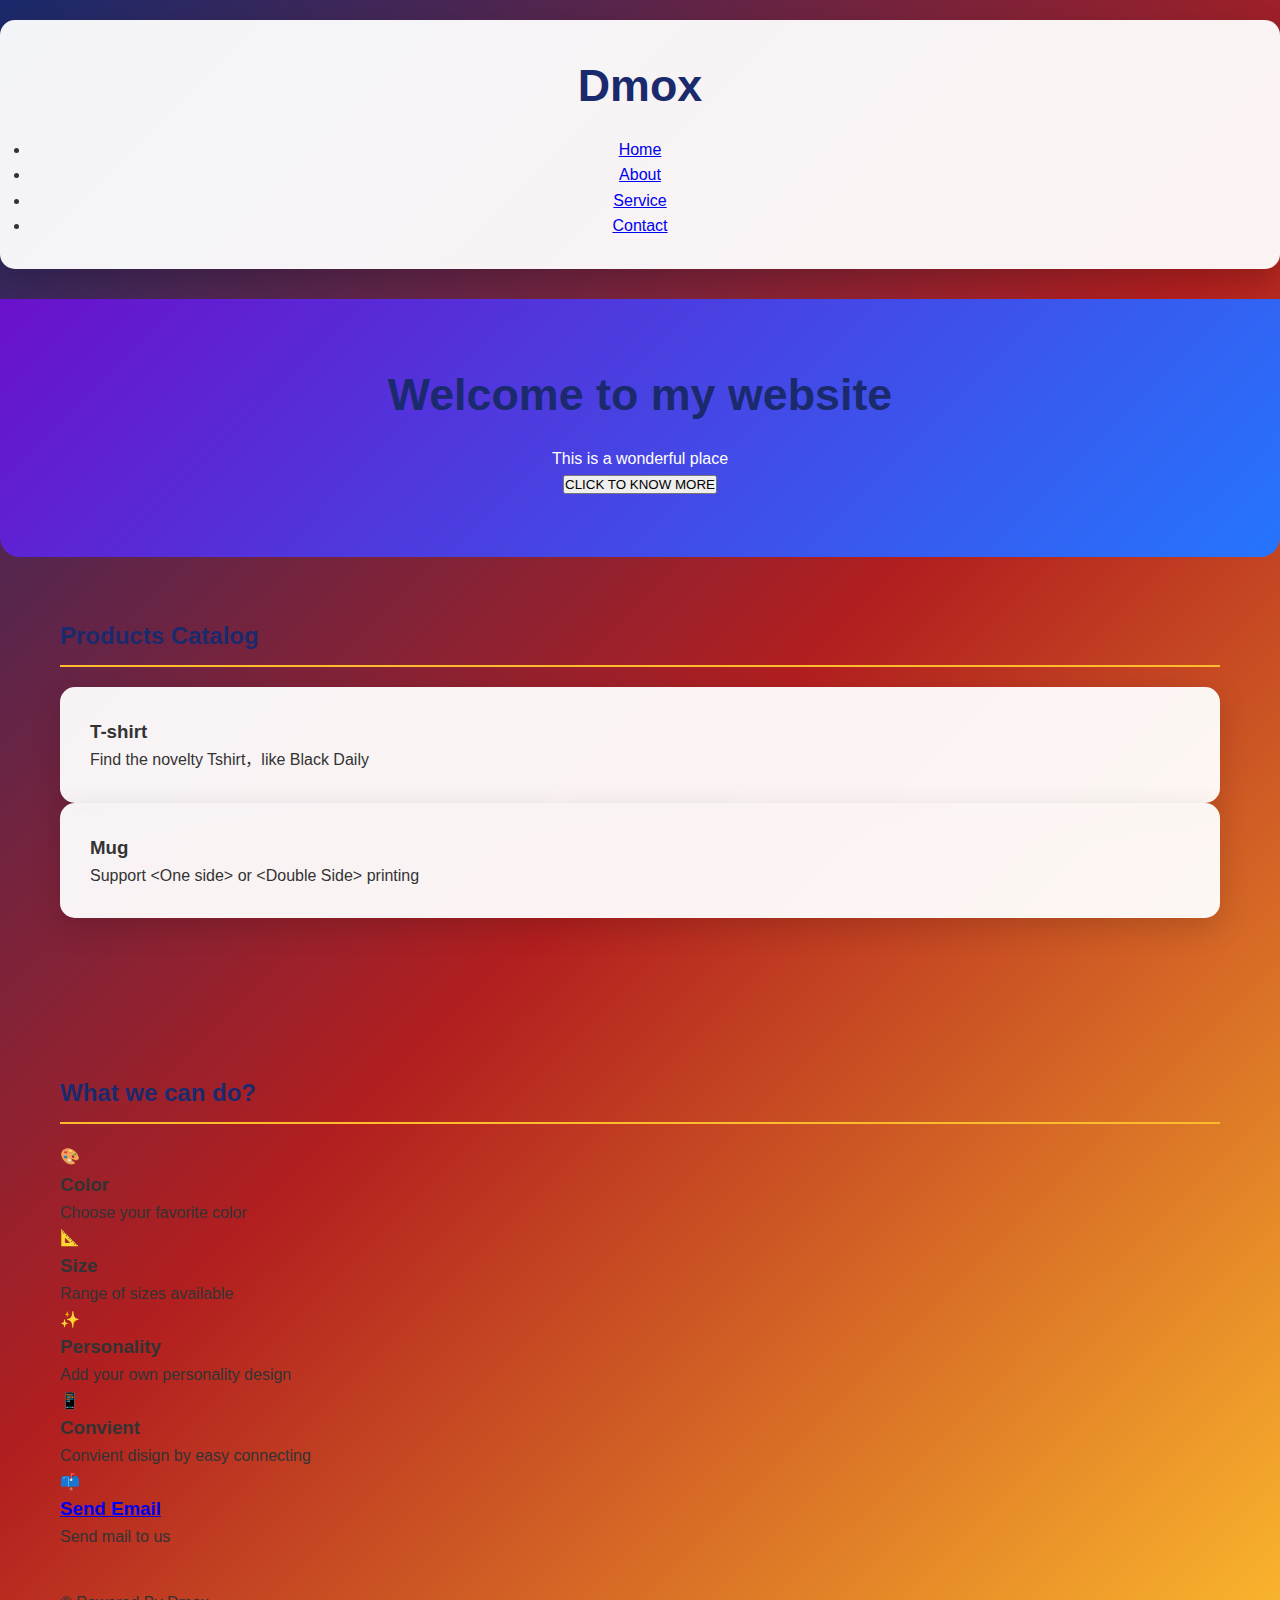
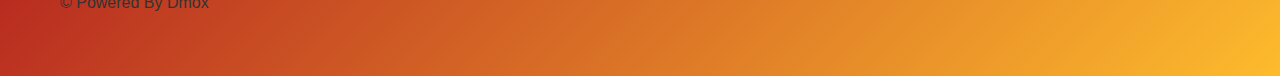
<file: index.html>
<!DOCTYPE html>
<html lang="zh-CN">
<head>
    <meta charset="UTF-8">
    <meta name="viewport" content="width=device-width, initial-scale=1.0">
    <title>Dmox</title>
    <link rel="stylesheet" href="css/渐变紫到黄.css">
    <link rel="stylesheet" href="https://cdnjs.cloudflare.com/ajax/libs/font-awesome/6.4.0/css/all.min.css">
    <style>
        /* 内联样式示例 */
        .welcome-section {
            background: linear-gradient(135deg, #6a11cb 0%, #2575fc 100%);
            color: white;
            padding: 60px 20px;
            text-align: center;
            margin-bottom: 40px;
            border-radius: 0 0 20px 20px;
        }
    </style>
</head>
<body>
    <header>
        <nav class="navbar">
            <div class="nav-container">
                <h1 class="nav-logo">Dmox</h1>
                <ul class="nav-menu">
                    <li><a href="https://dmoxcoolproducts.wordpress.com/">Home</a></li>
                    <li><a href="#about">About</a></li>
                    <li><a href="#services">Service</a></li>
                    <li><a href="#contact">Contact</a></li>
                </ul>
            </div>
        </nav>
    </header>

    <main>
        <section class="welcome-section">
            <h1>Welcome to my website</h1>
            <p>This is a wonderful place</p>
            <button class="cta-button">CLICK TO KNOW MORE</button>
        </section>

        <section class="content-section">
            <div class="container">
                <h2>Products Catalog</h2>
                <div class="cards-container">
                    <div class="card">
                        <h3>T-shirt</h3>
                        <p>Find the novelty Tshirt，like <code>Black Daily</code></p>
                    </div>
                    <div class="card">
                        <h3>Mug</h3>
                        <p>Support <code>&lt;One side&gt;</code> or <code>&lt;Double Side&gt;</code> printing</p>
                    </div>
                    <div class="card">
                        <h3>Cap</h3>
                        <p>Get one new cap for your own design! You are the most shining one!</p>
                    </div>
                </div>
            </div>
        </section>

        <section class="features-section">
            <div class="container">
                <h2>What we can do?</h2>
                <div class="feature-grid">
                    <div class="feature">
                        <div class="feature-icon">🎨</div>
                        <h3>Color</h3>
                        <p>Choose your favorite color</p>
                    </div>
                    <div class="feature">
                        <div class="feature-icon">📐</div>
                        <h3>Size</h3>
                        <p>Range of sizes available</p>
                    </div>
                    <div class="feature">
                        <div class="feature-icon">✨</div>
                        <h3>Personality</h3>
                        <p>Add your own personality design</p>
                    </div>
                    <div class="feature">
                        <div class="feature-icon">📱</div>
                        <h3>Convient</h3>
                        <p>Convient disign by easy connecting</p>
                    </div>
                    <div class="feature">
                        <div class="feature-icon">📫</div>
                        <h3><a href="mailto:example@example.com">Send Email</a></h3>
                        <p>Send mail to us</p>
                    </div>
                </div>
            </div>
        </section>
    </main>

    <footer>
        <div class="container">
            <p>&copy; Powered By Dmox</p>
        </div>
    </footer>

    <script>
        // 简单的交互效果
        document.querySelector('.cta-button').addEventListener('click', function() {
            alert('Thank you！The website is on building, will comming soon!');
        });
        
        // 为卡片添加悬停效果
        document.querySelectorAll('.card').forEach(card => {
            card.addEventListener('mouseenter', function() {
                this.style.transform = 'translateY(-5px)';
            });
            
            card.addEventListener('mouseleave', function() {
                this.style.transform = 'translateY(0)';
            });
        });

        // 添加一些交互效果
        document.addEventListener('DOMContentLoaded', function() {
            const links = document.querySelectorAll('.link-list a');
            
            links.forEach(link => {
                link.addEventListener('click', function(e) {
                    if (this.getAttribute('href') === '#') {
                        e.preventDefault();
                        alert('这是一个示例链接！在实际网站中，这里会跳转到目标页面。');
                    }
                });
            });
            
            // 添加滚动动画
            const cards = document.querySelectorAll('.card');
            const observer = new IntersectionObserver((entries) => {
                entries.forEach(entry => {
                    if (entry.isIntersecting) {
                        entry.target.style.opacity = 1;
                        entry.target.style.transform = 'translateY(0)';
                    }
                });
            }, { threshold: 0.1 });
            
            cards.forEach(card => {
                card.style.opacity = 0;
                card.style.transform = 'translateY(20px)';
                card.style.transition = 'opacity 0.5s ease, transform 0.5s ease';
                observer.observe(card);
            });
        });
    </script>
</body>
</html>
</file>
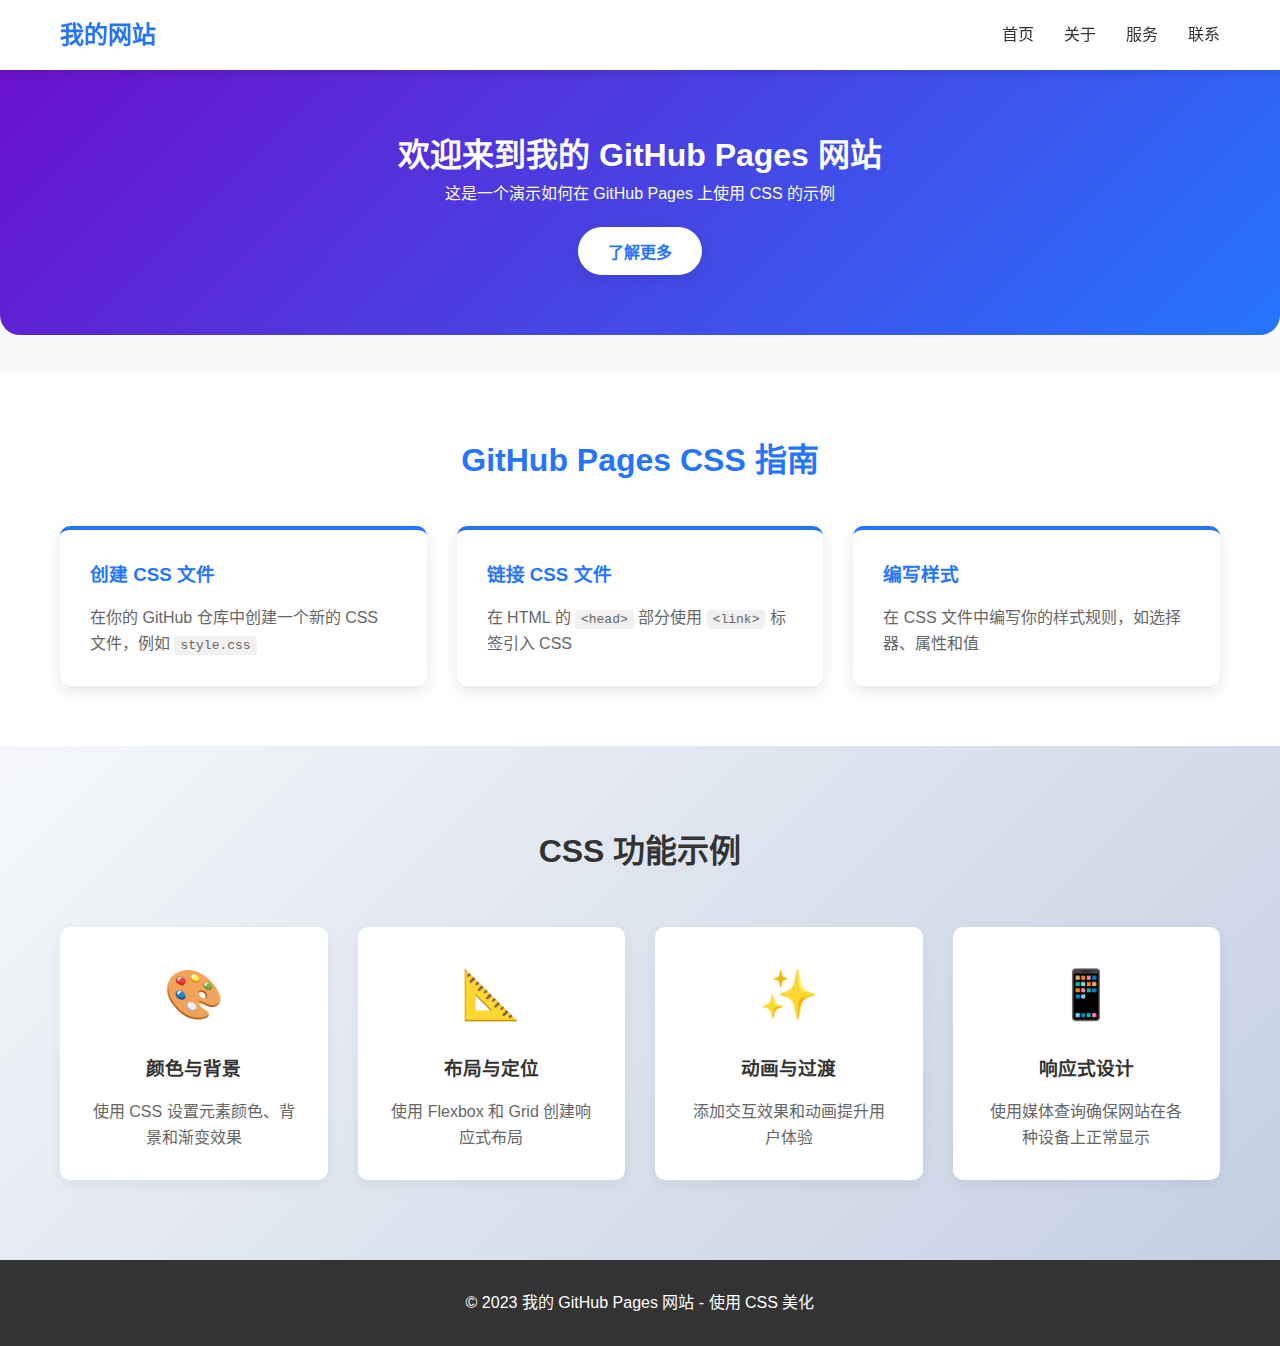
<file: index sample.html>
<!DOCTYPE html>
<html lang="zh-CN">
<head>
    <meta charset="UTF-8">
    <meta name="viewport" content="width=device-width, initial-scale=1.0">
    <title>我的 GitHub Pages 网站</title>
    <link rel="stylesheet" href="css/style.css">
    <style>
        /* 内联样式示例 */
        .welcome-section {
            background: linear-gradient(135deg, #6a11cb 0%, #2575fc 100%);
            color: white;
            padding: 60px 20px;
            text-align: center;
            margin-bottom: 40px;
            border-radius: 0 0 20px 20px;
        }
    </style>
</head>
<body>
    <header>
        <nav class="navbar">
            <div class="nav-container">
                <h1 class="nav-logo">我的网站</h1>
                <ul class="nav-menu">
                    <li><a href="#home">首页</a></li>
                    <li><a href="#about">关于</a></li>
                    <li><a href="#services">服务</a></li>
                    <li><a href="#contact">联系</a></li>
                </ul>
            </div>
        </nav>
    </header>

    <main>
        <section class="welcome-section">
            <h1>欢迎来到我的 GitHub Pages 网站</h1>
            <p>这是一个演示如何在 GitHub Pages 上使用 CSS 的示例</p>
            <button class="cta-button">了解更多</button>
        </section>

        <section class="content-section">
            <div class="container">
                <h2>GitHub Pages CSS 指南</h2>
                <div class="cards-container">
                    <div class="card">
                        <h3>创建 CSS 文件</h3>
                        <p>在你的 GitHub 仓库中创建一个新的 CSS 文件，例如 <code>style.css</code></p>
                    </div>
                    <div class="card">
                        <h3>链接 CSS 文件</h3>
                        <p>在 HTML 的 <code>&lt;head&gt;</code> 部分使用 <code>&lt;link&gt;</code> 标签引入 CSS</p>
                    </div>
                    <div class="card">
                        <h3>编写样式</h3>
                        <p>在 CSS 文件中编写你的样式规则，如选择器、属性和值</p>
                    </div>
                </div>
            </div>
        </section>

        <section class="features-section">
            <div class="container">
                <h2>CSS 功能示例</h2>
                <div class="feature-grid">
                    <div class="feature">
                        <div class="feature-icon">🎨</div>
                        <h3>颜色与背景</h3>
                        <p>使用 CSS 设置元素颜色、背景和渐变效果</p>
                    </div>
                    <div class="feature">
                        <div class="feature-icon">📐</div>
                        <h3>布局与定位</h3>
                        <p>使用 Flexbox 和 Grid 创建响应式布局</p>
                    </div>
                    <div class="feature">
                        <div class="feature-icon">✨</div>
                        <h3>动画与过渡</h3>
                        <p>添加交互效果和动画提升用户体验</p>
                    </div>
                    <div class="feature">
                        <div class="feature-icon">📱</div>
                        <h3>响应式设计</h3>
                        <p>使用媒体查询确保网站在各种设备上正常显示</p>
                    </div>
                </div>
            </div>
        </section>
    </main>

    <footer>
        <div class="container">
            <p>&copy; 2023 我的 GitHub Pages 网站 - 使用 CSS 美化</p>
        </div>
    </footer>

    <script>
        // 简单的交互效果
        document.querySelector('.cta-button').addEventListener('click', function() {
            alert('感谢您的关注！这是一个在 GitHub Pages 上使用 CSS 的示例。');
        });
        
        // 为卡片添加悬停效果
        document.querySelectorAll('.card').forEach(card => {
            card.addEventListener('mouseenter', function() {
                this.style.transform = 'translateY(-5px)';
            });
            
            card.addEventListener('mouseleave', function() {
                this.style.transform = 'translateY(0)';
            });
        });
    </script>
</body>
</html>
</file>
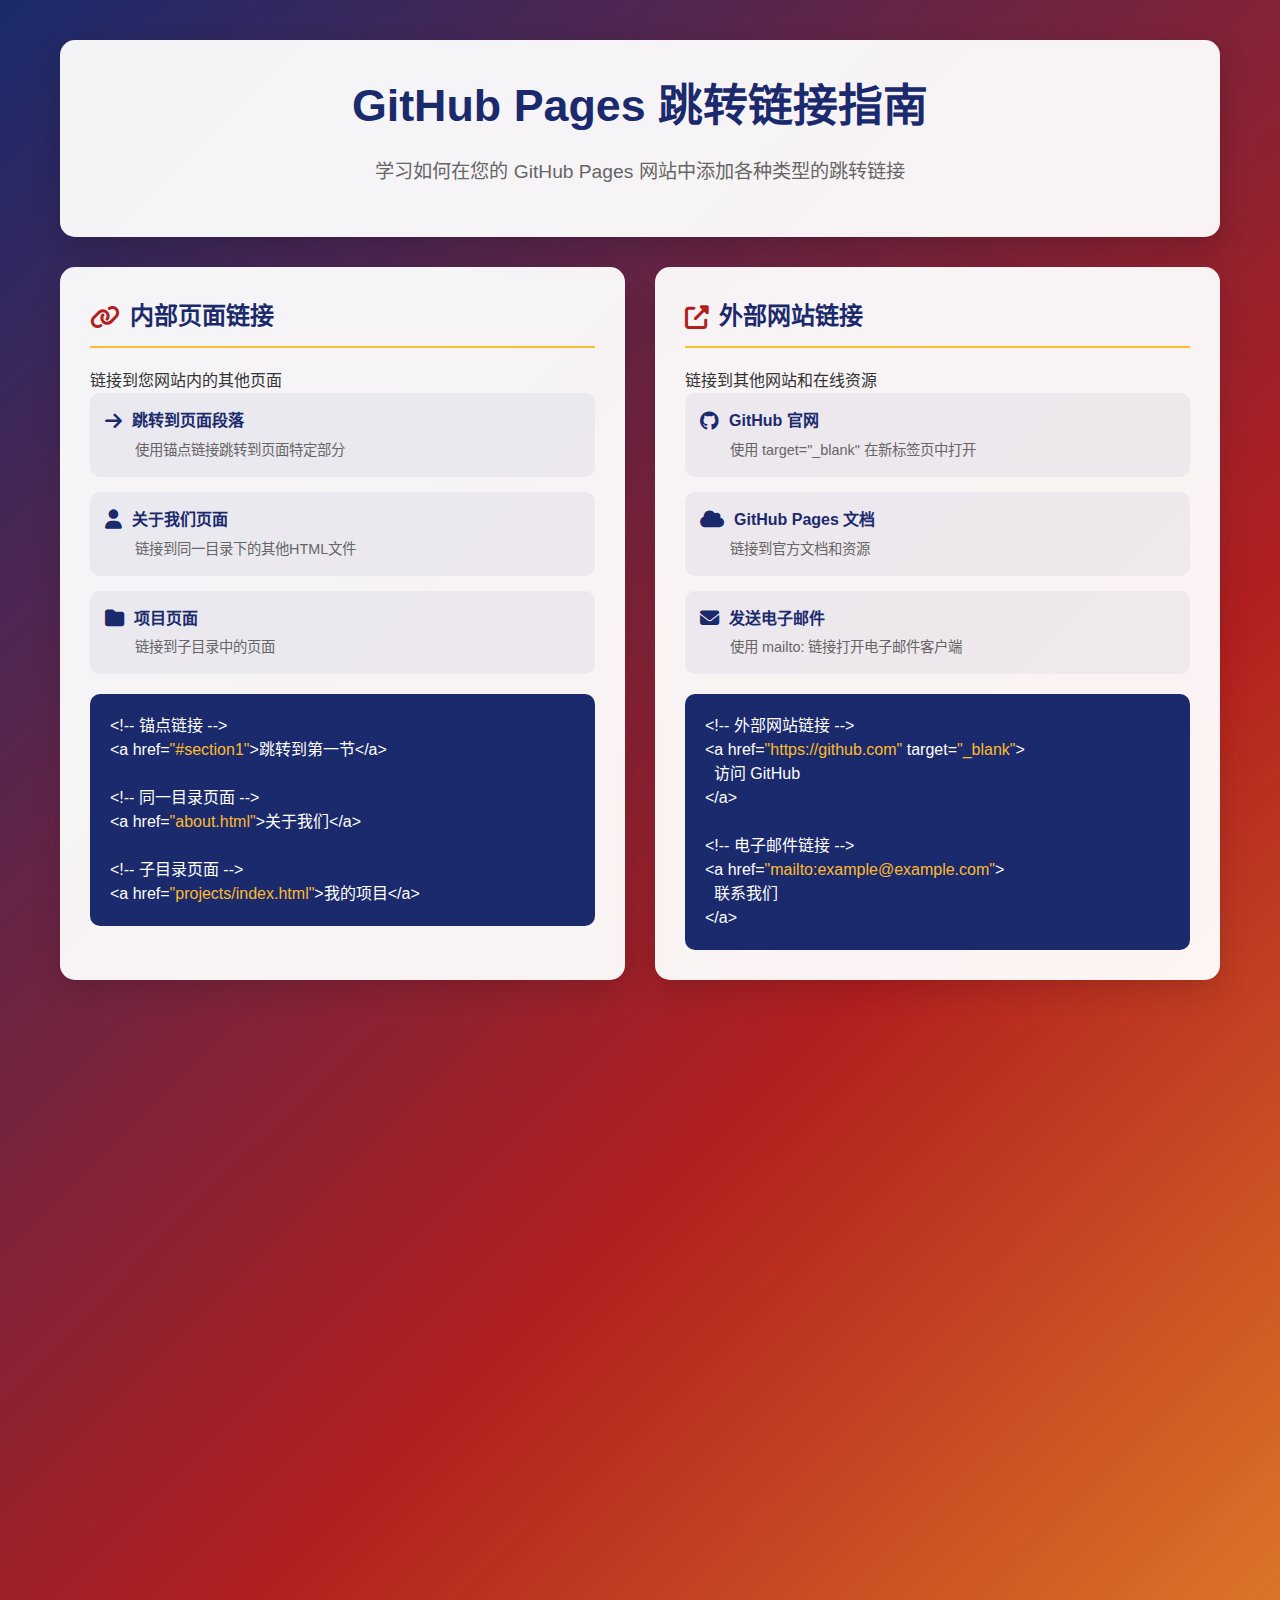
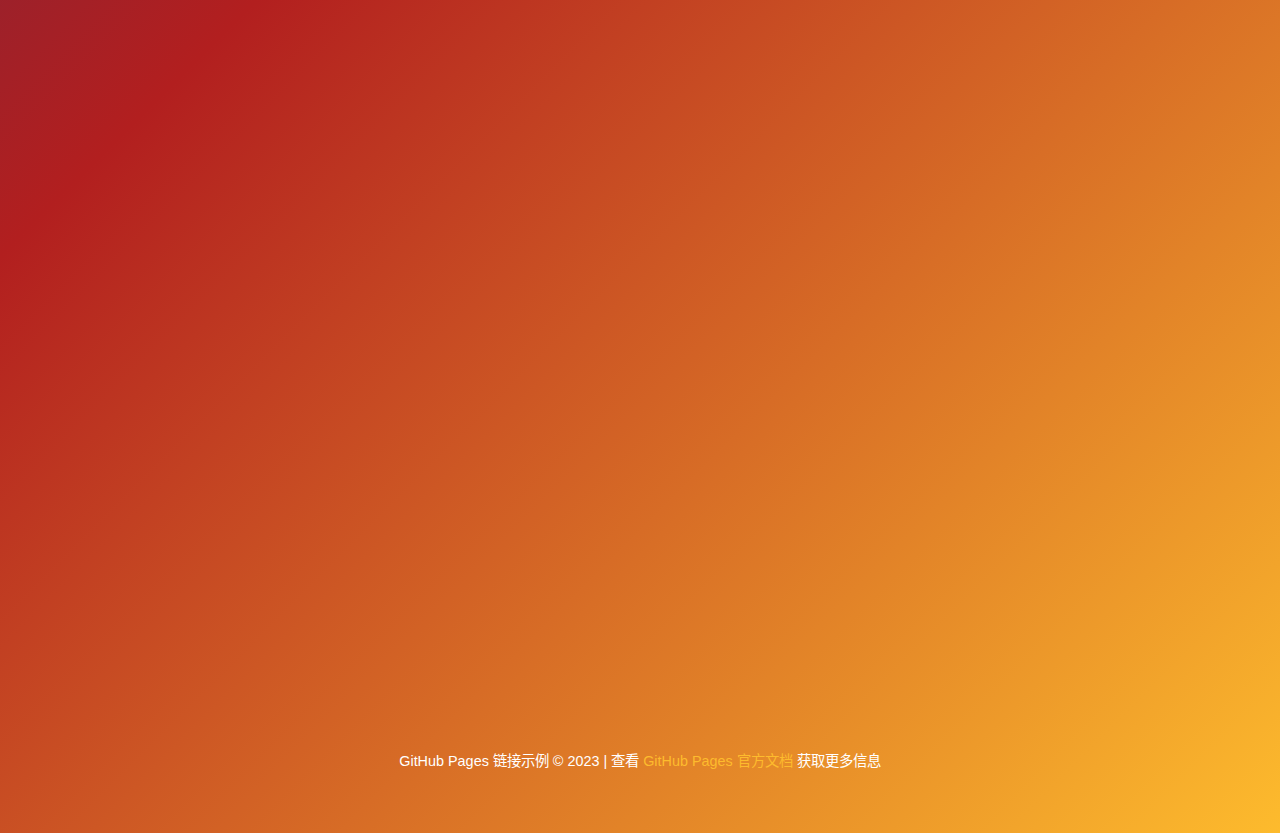
<file: links-demo.html>
<!DOCTYPE html>
<html lang="zh-CN">
<head>
    <meta charset="UTF-8">
    <meta name="viewport" content="width=device-width, initial-scale=1.0">
    <title>GitHub Pages 跳转链接示例</title>
    <link rel="stylesheet" href="https://cdnjs.cloudflare.com/ajax/libs/font-awesome/6.4.0/css/all.min.css">
    <style>
        * {
            margin: 0;
            padding: 0;
            box-sizing: border-box;
            font-family: 'Segoe UI', Tahoma, Geneva, Verdana, sans-serif;
        }
        
        body {
            background: linear-gradient(135deg, #1a2a6c, #b21f1f, #fdbb2d);
            color: #333;
            line-height: 1.6;
            min-height: 100vh;
            padding-bottom: 40px;
        }
        
        .container {
            max-width: 1200px;
            margin: 0 auto;
            padding: 20px;
        }
        
        header {
            background: rgba(255, 255, 255, 0.95);
            border-radius: 15px;
            box-shadow: 0 10px 30px rgba(0, 0, 0, 0.2);
            padding: 30px;
            margin-bottom: 30px;
            text-align: center;
            margin-top: 20px;
        }
        
        h1 {
            color: #1a2a6c;
            margin-bottom: 15px;
            font-size: 2.8rem;
        }
        
        .tagline {
            color: #666;
            font-size: 1.2rem;
            margin-bottom: 20px;
        }
        
        .content {
            display: grid;
            grid-template-columns: 1fr 1fr;
            gap: 30px;
            margin-bottom: 30px;
        }
        
        .card {
            background: rgba(255, 255, 255, 0.95);
            border-radius: 15px;
            padding: 30px;
            box-shadow: 0 10px 30px rgba(0, 0, 0, 0.15);
            transition: transform 0.3s ease, box-shadow 0.3s ease;
        }
        
        .card:hover {
            transform: translateY(-10px);
            box-shadow: 0 15px 35px rgba(0, 0, 0, 0.25);
        }
        
        h2 {
            color: #1a2a6c;
            margin-bottom: 20px;
            padding-bottom: 10px;
            border-bottom: 2px solid #fdbb2d;
            display: flex;
            align-items: center;
            gap: 10px;
        }
        
        h2 i {
            color: #b21f1f;
        }
        
        .link-list {
            list-style: none;
        }
        
        .link-list li {
            margin-bottom: 15px;
            padding: 15px;
            background: rgba(26, 42, 108, 0.05);
            border-radius: 10px;
            transition: background 0.3s ease;
        }
        
        .link-list li:hover {
            background: rgba(26, 42, 108, 0.1);
        }
        
        .link-list a {
            text-decoration: none;
            color: #1a2a6c;
            font-weight: 600;
            display: flex;
            align-items: center;
            gap: 10px;
            transition: color 0.3s ease;
        }
        
        .link-list a:hover {
            color: #b21f1f;
        }
        
        .link-list a i {
            font-size: 1.2rem;
        }
        
        .link-description {
            font-size: 0.9rem;
            color: #666;
            margin-top: 5px;
            margin-left: 30px;
        }
        
        .code-block {
            background: #1a2a6c;
            color: #fff;
            padding: 20px;
            border-radius: 10px;
            font-family: monospace;
            margin-top: 20px;
            overflow-x: auto;
        }
        
        .code-block code {
            display: block;
            line-height: 1.5;
        }
        
        .highlight {
            color: #fdbb2d;
        }
        
        .note {
            background: rgba(253, 187, 45, 0.2);
            border-left: 4px solid #fdbb2d;
            padding: 15px;
            margin-top: 20px;
            border-radius: 0 10px 10px 0;
        }
        
        .footer {
            text-align: center;
            color: white;
            margin-top: 40px;
            font-size: 0.9rem;
        }
        
        .footer a {
            color: #fdbb2d;
            text-decoration: none;
        }
        
        .footer a:hover {
            text-decoration: underline;
        }
        
        @media (max-width: 768px) {
            .content {
                grid-template-columns: 1fr;
            }
            
            h1 {
                font-size: 2.2rem;
            }
        }
    </style>
</head>
<body>
    <div class="container">
        <header>
            <h1>GitHub Pages 跳转链接指南</h1>
            <p class="tagline">学习如何在您的 GitHub Pages 网站中添加各种类型的跳转链接</p>
        </header>
        
        <div class="content">
            <div class="card">
                <h2><i class="fas fa-link"></i> 内部页面链接</h2>
                <p>链接到您网站内的其他页面</p>
                
                <ul class="link-list">
                    <li>
                        <a href="#section1"><i class="fas fa-arrow-right"></i> 跳转到页面段落</a>
                        <div class="link-description">使用锚点链接跳转到页面特定部分</div>
                    </li>
                    <li>
                        <a href="about.html"><i class="fas fa-user"></i> 关于我们页面</a>
                        <div class="link-description">链接到同一目录下的其他HTML文件</div>
                    </li>
                    <li>
                        <a href="projects/index.html"><i class="fas fa-folder"></i> 项目页面</a>
                        <div class="link-description">链接到子目录中的页面</div>
                    </li>
                </ul>
                
                <div class="code-block">
                    <code>
                        &lt;!-- 锚点链接 --&gt;<br>
                        &lt;a href=<span class="highlight">"#section1"</span>&gt;跳转到第一节&lt;/a&gt;<br><br>
                        
                        &lt;!-- 同一目录页面 --&gt;<br>
                        &lt;a href=<span class="highlight">"about.html"</span>&gt;关于我们&lt;/a&gt;<br><br>
                        
                        &lt;!-- 子目录页面 --&gt;<br>
                        &lt;a href=<span class="highlight">"projects/index.html"</span>&gt;我的项目&lt;/a&gt;
                    </code>
                </div>
            </div>
            
            <div class="card">
                <h2><i class="fas fa-external-link-alt"></i> 外部网站链接</h2>
                <p>链接到其他网站和在线资源</p>
                
                <ul class="link-list">
                    <li>
                        <a href="https://github.com" target="_blank"><i class="fab fa-github"></i> GitHub 官网</a>
                        <div class="link-description">使用 target="_blank" 在新标签页中打开</div>
                    </li>
                    <li>
                        <a href="https://pages.github.com" target="_blank"><i class="fas fa-cloud"></i> GitHub Pages 文档</a>
                        <div class="link-description">链接到官方文档和资源</div>
                    </li>
                    <li>
                        <a href="mailto:example@example.com"><i class="fas fa-envelope"></i> 发送电子邮件</a>
                        <div class="link-description">使用 mailto: 链接打开电子邮件客户端</div>
                    </li>
                </ul>
                
                <div class="code-block">
                    <code>
                        &lt;!-- 外部网站链接 --&gt;<br>
                        &lt;a href=<span class="highlight">"https://github.com"</span> target=<span class="highlight">"_blank"</span>&gt;<br>
                        &nbsp;&nbsp;访问 GitHub<br>
                        &lt;/a&gt;<br><br>
                        
                        &lt;!-- 电子邮件链接 --&gt;<br>
                        &lt;a href=<span class="highlight">"mailto:example@example.com"</span>&gt;<br>
                        &nbsp;&nbsp;联系我们<br>
                        &lt;/a&gt;
                    </code>
                </div>
            </div>
            
            <div class="card">
                <h2><i class="fas fa-download"></i> 文件下载链接</h2>
                <p>链接到可供下载的文件</p>
                
                <ul class="link-list">
                    <li>
                        <a href="resume.pdf" download><i class="fas fa-file-pdf"></i> 下载简历 (PDF)</a>
                        <div class="link-description">使用 download 属性强制下载文件</div>
                    </li>
                    <li>
                        <a href="docs/guide.docx"><i class="fas fa-file-word"></i> 用户指南 (DOCX)</a>
                        <div class="link-description">链接到文档文件</div>
                    </li>
                    <li>
                        <a href="images/photo.jpg"><i class="fas fa-image"></i> 查看大图 (JPG)</a>
                        <div class="link-description">链接到图像文件</div>
                    </li>
                </ul>
                
                <div class="code-block">
                    <code>
                        &lt;!-- 强制下载 --&gt;<br>
                        &lt;a href=<span class="highlight">"resume.pdf"</span> download&gt;<br>
                        &nbsp;&nbsp;下载我的简历<br>
                        &lt;/a&gt;<br><br>
                        
                        &lt;!-- 文档链接 --&gt;<br>
                        &lt;a href=<span class="highlight">"docs/guide.docx"</span>&gt;<br>
                        &nbsp;&nbsp;用户指南<br>
                        &lt;/a&gt;<br><br>
                        
                        &lt;!-- 图像链接 --&gt;<br>
                        &lt;a href=<span class="highlight">"images/photo.jpg"</span>&gt;<br>
                        &nbsp;&nbsp;查看大图<br>
                        &lt;/a&gt;
                    </code>
                </div>
            </div>
            
            <div class="card">
                <h2><i class="fas fa-code"></i> 按钮和高级链接</h2>
                <p>使用CSS创建美观的按钮式链接</p>
                
                <ul class="link-list">
                    <li>
                        <a href="#" class="button-link primary"><i class="fas fa-star"></i> 主要操作按钮</a>
                        <div class="link-description">使用CSS类创建突出显示的按钮</div>
                    </li>
                    <li>
                        <a href="#" class="button-link secondary"><i class="fas fa-arrow-right"></i> 次要操作按钮</a>
                        <div class="link-description">样式化的次要操作按钮</div>
                    </li>
                    <li>
                        <a href="#" class="button-link outline"><i class="fas fa-download"></i> 轮廓按钮</a>
                        <div class="link-description">带有边框的按钮样式</div>
                    </li>
                </ul>
                
                <div class="code-block">
                    <code>
                        &lt;!-- 按钮样式链接 --&gt;<br>
                        &lt;a href=<span class="highlight">"#"</span> class=<span class="highlight">"button primary"</span>&gt;<br>
                        &nbsp;&nbsp;主要按钮<br>
                        &lt;/a&gt;<br><br>
                        
                        &lt;style&gt;<br>
                        <span class="highlight">.button</span> {<br>
                        &nbsp;&nbsp;display: inline-block;<br>
                        &nbsp;&nbsp;padding: 10px 20px;<br>
                        &nbsp;&nbsp;background: #1a2a6c;<br>
                        &nbsp;&nbsp;color: white;<br>
                        &nbsp;&nbsp;text-decoration: none;<br>
                        &nbsp;&nbsp;border-radius: 5px;<br>
                        }<br>
                        &lt;/style&gt;
                    </code>
                </div>
            </div>
        </div>
        
        <div class="card">
            <h2><i class="fas fa-lightbulb"></i> 最佳实践和提示</h2>
            
            <div class="note">
                <p><strong>路径提示：</strong> 在GitHub Pages中，使用相对路径链接到您仓库中的其他文件。</p>
            </div>
            
            <div class="note">
                <p><strong>外部链接：</strong> 对于外部网站，始终使用完整的URL（包括https://）。</p>
            </div>
            
            <div class="note">
                <p><strong>用户体验：</strong> 当链接到外部网站时，考虑使用 target="_blank" 在新标签页中打开，让用户不会离开您的网站。</p>
            </div>
            
            <div class="note">
                <p><strong>可访问性：</strong> 为所有链接提供清晰的描述性文本，方便屏幕阅读器用户理解链接目的。</p>
            </div>
        </div>
        
        <div class="footer">
            <p>GitHub Pages 链接示例 &copy; 2023 | 查看 <a href="https://docs.github.com/zh/pages" target="_blank">GitHub Pages 官方文档</a> 获取更多信息</p>
        </div>
    </div>
    
    <script>
        // 添加一些交互效果
        document.addEventListener('DOMContentLoaded', function() {
            const links = document.querySelectorAll('.link-list a');
            
            links.forEach(link => {
                link.addEventListener('click', function(e) {
                    if (this.getAttribute('href') === '#') {
                        e.preventDefault();
                        alert('这是一个示例链接！在实际网站中，这里会跳转到目标页面。');
                    }
                });
            });
            
            // 添加滚动动画
            const cards = document.querySelectorAll('.card');
            const observer = new IntersectionObserver((entries) => {
                entries.forEach(entry => {
                    if (entry.isIntersecting) {
                        entry.target.style.opacity = 1;
                        entry.target.style.transform = 'translateY(0)';
                    }
                });
            }, { threshold: 0.1 });
            
            cards.forEach(card => {
                card.style.opacity = 0;
                card.style.transform = 'translateY(20px)';
                card.style.transition = 'opacity 0.5s ease, transform 0.5s ease';
                observer.observe(card);
            });
        });
    </script>
</body>
</html>
</file>
<file: css/渐变紫到黄.css>
* {
            margin: 0;
            padding: 0;
            box-sizing: border-box;
            font-family: 'Segoe UI', Tahoma, Geneva, Verdana, sans-serif;
        }
        
        body {
            background: linear-gradient(135deg, #1a2a6c, #b21f1f, #fdbb2d);
            color: #333;
            line-height: 1.6;
            min-height: 100vh;
            padding-bottom: 40px;
        }
        
        .container {
            max-width: 1200px;
            margin: 0 auto;
            padding: 20px;
        }
        
        header {
            background: rgba(255, 255, 255, 0.95);
            border-radius: 15px;
            box-shadow: 0 10px 30px rgba(0, 0, 0, 0.2);
            padding: 30px;
            margin-bottom: 30px;
            text-align: center;
            margin-top: 20px;
        }
        
        h1 {
            color: #1a2a6c;
            margin-bottom: 15px;
            font-size: 2.8rem;
        }
        
        .tagline {
            color: #666;
            font-size: 1.2rem;
            margin-bottom: 20px;
        }
        
        .content {
            display: grid;
            grid-template-columns: 1fr 1fr;
            gap: 30px;
            margin-bottom: 30px;
        }
        
        .card {
            background: rgba(255, 255, 255, 0.95);
            border-radius: 15px;
            padding: 30px;
            box-shadow: 0 10px 30px rgba(0, 0, 0, 0.15);
            transition: transform 0.3s ease, box-shadow 0.3s ease;
        }
        
        .card:hover {
            transform: translateY(-10px);
            box-shadow: 0 15px 35px rgba(0, 0, 0, 0.25);
        }
        
        h2 {
            color: #1a2a6c;
            margin-bottom: 20px;
            padding-bottom: 10px;
            border-bottom: 2px solid #fdbb2d;
            display: flex;
            align-items: center;
            gap: 10px;
        }
        
        h2 i {
            color: #b21f1f;
        }
        
        .link-list {
            list-style: none;
        }
        
        .link-list li {
            margin-bottom: 15px;
            padding: 15px;
            background: rgba(26, 42, 108, 0.05);
            border-radius: 10px;
            transition: background 0.3s ease;
        }
        
        .link-list li:hover {
            background: rgba(26, 42, 108, 0.1);
        }
        
        .link-list a {
            text-decoration: none;
            color: #1a2a6c;
            font-weight: 600;
            display: flex;
            align-items: center;
            gap: 10px;
            transition: color 0.3s ease;
        }
        
        .link-list a:hover {
            color: #b21f1f;
        }
        
        .link-list a i {
            font-size: 1.2rem;
        }
        
        .link-description {
            font-size: 0.9rem;
            color: #666;
            margin-top: 5px;
            margin-left: 30px;
        }
        
        .code-block {
            background: #1a2a6c;
            color: #fff;
            padding: 20px;
            border-radius: 10px;
            font-family: monospace;
            margin-top: 20px;
            overflow-x: auto;
        }
        
        .code-block code {
            display: block;
            line-height: 1.5;
        }
        
        .highlight {
            color: #fdbb2d;
        }
        
        .note {
            background: rgba(253, 187, 45, 0.2);
            border-left: 4px solid #fdbb2d;
            padding: 15px;
            margin-top: 20px;
            border-radius: 0 10px 10px 0;
        }
        
        .footer {
            text-align: center;
            color: white;
            margin-top: 40px;
            font-size: 0.9rem;
        }
        
        .footer a {
            color: #fdbb2d;
            text-decoration: none;
        }
        
        .footer a:hover {
            text-decoration: underline;
        }
        
        @media (max-width: 768px) {
            .content {
                grid-template-columns: 1fr;
            }
            
            h1 {
                font-size: 2.2rem;
            }
        }
</file>
<file: css/style.css>
/* 基础样式重置 */
* {
    margin: 0;
    padding: 0;
    box-sizing: border-box;
}

body {
    font-family: 'Segoe UI', Tahoma, Geneva, Verdana, sans-serif;
    line-height: 1.6;
    color: #333;
    background-color: #f9f9f9;
}

/* 导航栏样式 */
.navbar {
    background-color: #fff;
    box-shadow: 0 2px 10px rgba(0, 0, 0, 0.1);
    position: sticky;
    top: 0;
    z-index: 1000;
}

.nav-container {
    max-width: 1200px;
    margin: 0 auto;
    padding: 0 20px;
    display: flex;
    justify-content: space-between;
    align-items: center;
    height: 70px;
}

.nav-logo {
    color: #2575fc;
    font-size: 1.5rem;
    font-weight: 700;
}

.nav-menu {
    display: flex;
    list-style: none;
}

.nav-menu li {
    margin-left: 30px;
}

.nav-menu a {
    text-decoration: none;
    color: #333;
    font-weight: 500;
    transition: color 0.3s;
}

.nav-menu a:hover {
    color: #2575fc;
}

/* 主要内容区域 */
.container {
    max-width: 1200px;
    margin: 0 auto;
    padding: 0 20px;
}

.content-section {
    padding: 60px 0;
    background-color: #fff;
}

.content-section h2 {
    text-align: center;
    margin-bottom: 40px;
    color: #2575fc;
    font-size: 2rem;
}

/* 卡片布局 */
.cards-container {
    display: grid;
    grid-template-columns: repeat(auto-fit, minmax(300px, 1fr));
    gap: 30px;
}

.card {
    background: #fff;
    border-radius: 10px;
    padding: 30px;
    box-shadow: 0 5px 15px rgba(0, 0, 0, 0.1);
    transition: all 0.3s ease;
    border-top: 4px solid #2575fc;
}

.card:hover {
    box-shadow: 0 10px 25px rgba(0, 0, 0, 0.15);
}

.card h3 {
    margin-bottom: 15px;
    color: #2575fc;
}

.card p {
    color: #666;
    line-height: 1.6;
}

.card code {
    background-color: #f1f1f1;
    padding: 2px 6px;
    border-radius: 4px;
    font-family: monospace;
}

/* 功能区域样式 */
.features-section {
    padding: 80px 0;
    background: linear-gradient(135deg, #f5f7fa 0%, #c3cfe2 100%);
}

.features-section h2 {
    text-align: center;
    margin-bottom: 50px;
    color: #333;
    font-size: 2rem;
}

.feature-grid {
    display: grid;
    grid-template-columns: repeat(auto-fit, minmax(250px, 1fr));
    gap: 30px;
}

.feature {
    background: #fff;
    border-radius: 10px;
    padding: 30px;
    text-align: center;
    box-shadow: 0 5px 15px rgba(0, 0, 0, 0.05);
    transition: transform 0.3s ease;
}

.feature:hover {
    transform: translateY(-10px);
}

.feature-icon {
    font-size: 3rem;
    margin-bottom: 20px;
}

.feature h3 {
    margin-bottom: 15px;
    color: #333;
}

.feature p {
    color: #666;
    line-height: 1.6;
}

/* 按钮样式 */
.cta-button {
    background: #fff;
    color: #2575fc;
    border: none;
    padding: 12px 30px;
    font-size: 1rem;
    font-weight: 600;
    border-radius: 50px;
    cursor: pointer;
    transition: all 0.3s ease;
    margin-top: 20px;
    box-shadow: 0 4px 15px rgba(0, 0, 0, 0.1);
}

.cta-button:hover {
    background: #2575fc;
    color: #fff;
    transform: translateY(-3px);
    box-shadow: 0 6px 20px rgba(37, 117, 252, 0.3);
}

/* 页脚样式 */
footer {
    background: #333;
    color: #fff;
    padding: 30px 0;
    text-align: center;
}

/* 响应式设计 */
@media (max-width: 768px) {
    .nav-container {
        flex-direction: column;
        height: auto;
        padding: 15px 20px;
    }
    
    .nav-menu {
        margin-top: 15px;
    }
    
    .nav-menu li {
        margin: 0 10px;
    }
    
    .cards-container, .feature-grid {
        grid-template-columns: 1fr;
    }
    
    .welcome-section {
        padding: 40px 20px;
    }
    
    .content-section, .features-section {
        padding: 40px 0;
    }
}
</file>
